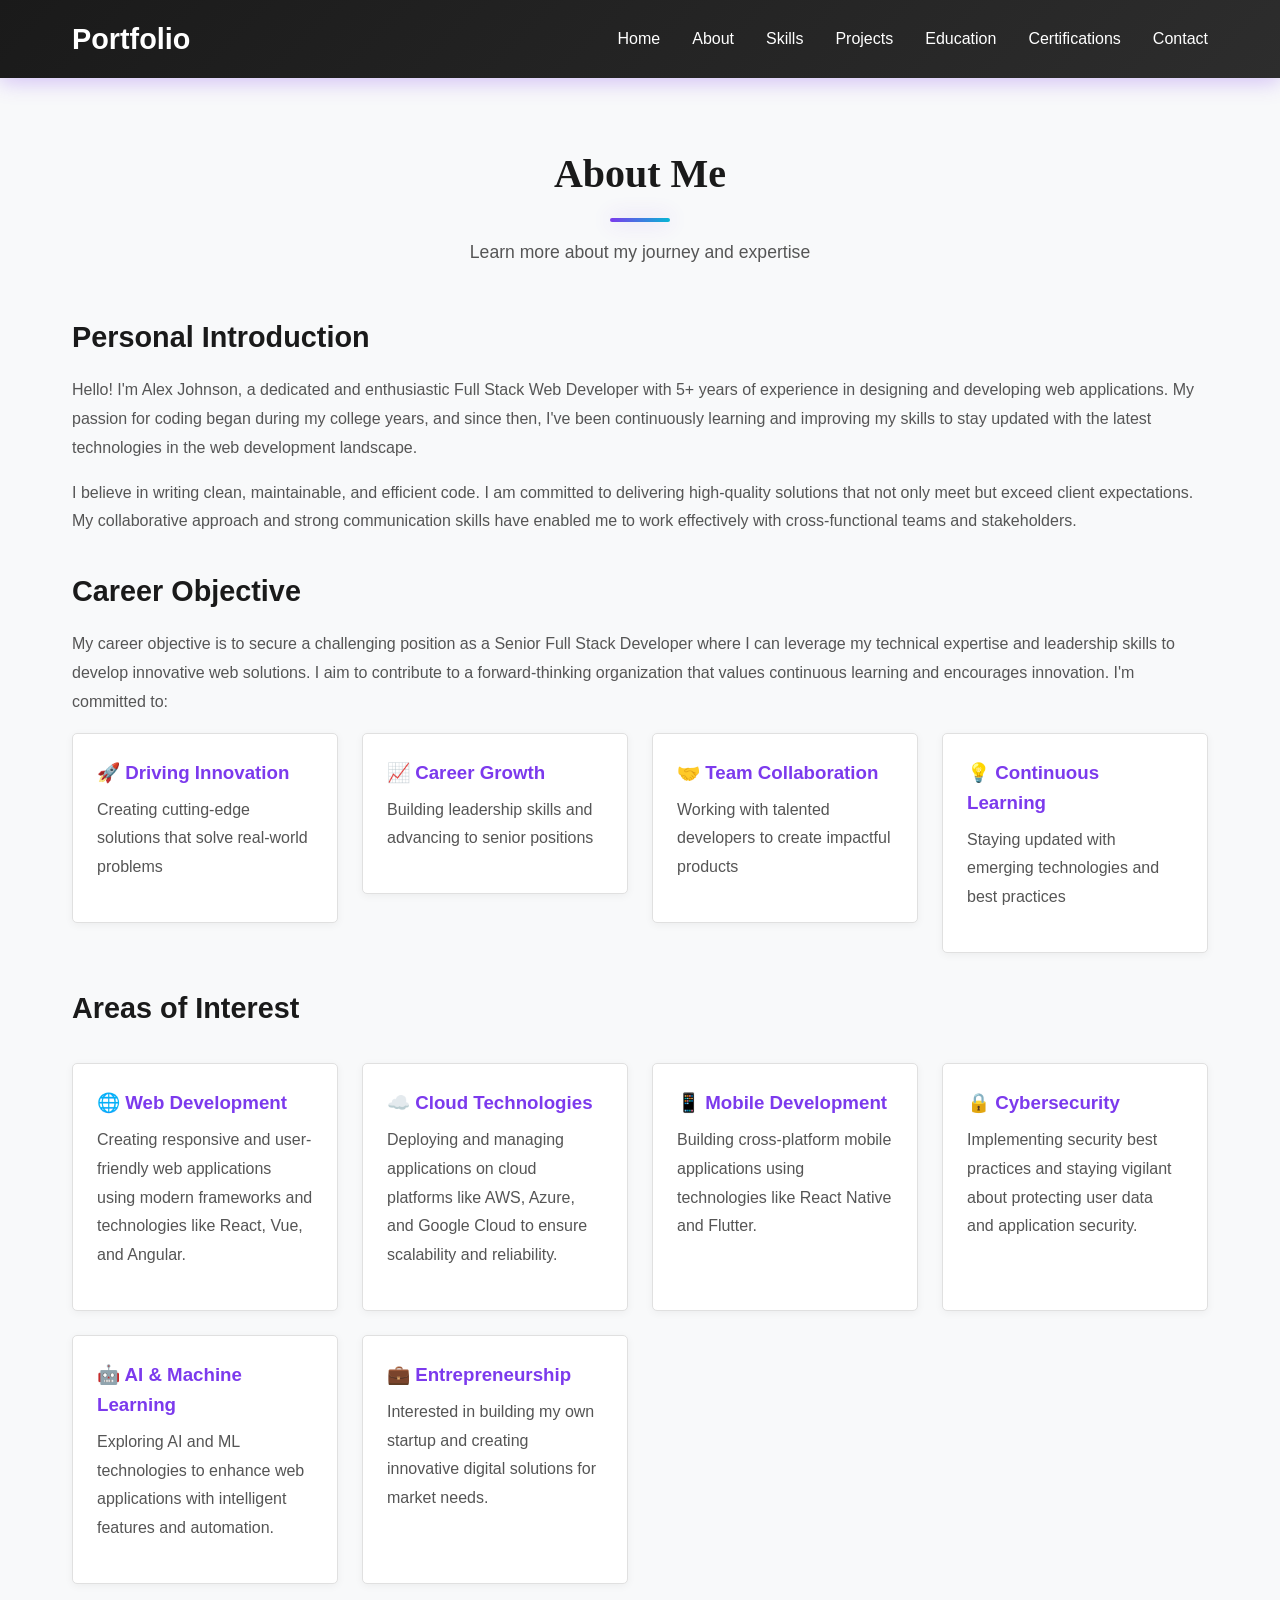
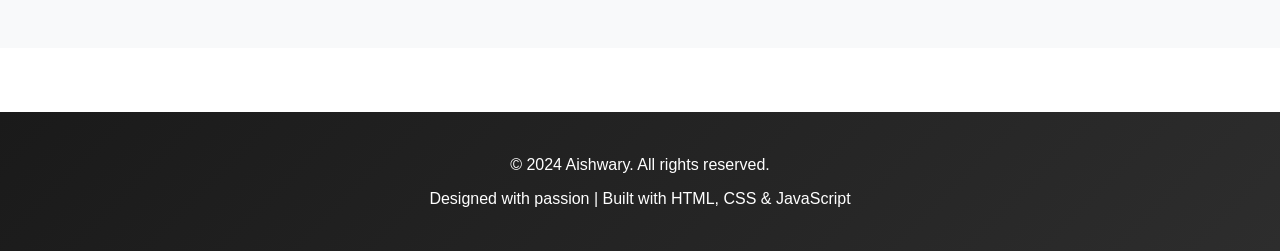
<file: aishu/portfolio/about.html>
<!DOCTYPE html>
<html lang="en">
<head>
  <meta charset="UTF-8">
  <meta name="viewport" content="width=device-width, initial-scale=1.0">
  <title>About - My Professional Portfolio</title>
  <link rel="stylesheet" href="style.css">
</head>
<body>
  <!-- Navigation Header -->
  <header>
    <div class="navbar">
      <a href="index.html" class="logo">Portfolio</a>
      <nav>
        <ul>
          <li><a href="index.html">Home</a></li>
          <li><a href="about.html">About</a></li>
          <li><a href="skills.html">Skills</a></li>
          <li><a href="projects.html">Projects</a></li>
          <li><a href="education.html">Education</a></li>
          <li><a href="certifications.html">Certifications</a></li>
          <li><a href="contact.html">Contact</a></li>
        </ul>
      </nav>
    </div>
  </header>

  <!-- About Section -->
  <section>
    <div class="container">
      <h2 class="section-title">About Me</h2>
      <p class="section-subtitle">Learn more about my journey and expertise</p>

      <!-- Personal Introduction -->
      <div class="about-section">
        <h2>Personal Introduction</h2>
        <p>
          Hello! I'm Alex Johnson, a dedicated and enthusiastic Full Stack Web Developer with 5+ years of experience in designing and developing web applications. My passion for coding began during my college years, and since then, I've been continuously learning and improving my skills to stay updated with the latest technologies in the web development landscape.
        </p>
        <p>
          I believe in writing clean, maintainable, and efficient code. I am committed to delivering high-quality solutions that not only meet but exceed client expectations. My collaborative approach and strong communication skills have enabled me to work effectively with cross-functional teams and stakeholders.
        </p>
      </div>

      <!-- Career Objective -->
      <div class="about-section" style="margin-top: 2rem;">
        <h2>Career Objective</h2>
        <p>
          My career objective is to secure a challenging position as a Senior Full Stack Developer where I can leverage my technical expertise and leadership skills to develop innovative web solutions. I aim to contribute to a forward-thinking organization that values continuous learning and encourages innovation. I'm committed to:
        </p>
        <ul class="interest-list" style="margin-top: 1rem;">
          <li style="list-style: none;">
            <div class="interest-item">
              <h3>🚀 Driving Innovation</h3>
              <p>Creating cutting-edge solutions that solve real-world problems</p>
            </div>
          </li>
          <li style="list-style: none;">
            <div class="interest-item">
              <h3>📈 Career Growth</h3>
              <p>Building leadership skills and advancing to senior positions</p>
            </div>
          </li>
          <li style="list-style: none;">
            <div class="interest-item">
              <h3>🤝 Team Collaboration</h3>
              <p>Working with talented developers to create impactful products</p>
            </div>
          </li>
          <li style="list-style: none;">
            <div class="interest-item">
              <h3>💡 Continuous Learning</h3>
              <p>Staying updated with emerging technologies and best practices</p>
            </div>
          </li>
        </ul>
      </div>

      <!-- Areas of Interest -->
      <div class="about-section" style="margin-top: 2rem;">
        <h2>Areas of Interest</h2>
        <div class="interest-list">
          <div class="interest-item">
            <h3>🌐 Web Development</h3>
            <p>Creating responsive and user-friendly web applications using modern frameworks and technologies like React, Vue, and Angular.</p>
          </div>
          <div class="interest-item">
            <h3>☁️ Cloud Technologies</h3>
            <p>Deploying and managing applications on cloud platforms like AWS, Azure, and Google Cloud to ensure scalability and reliability.</p>
          </div>
          <div class="interest-item">
            <h3>📱 Mobile Development</h3>
            <p>Building cross-platform mobile applications using technologies like React Native and Flutter.</p>
          </div>
          <div class="interest-item">
            <h3>🔒 Cybersecurity</h3>
            <p>Implementing security best practices and staying vigilant about protecting user data and application security.</p>
          </div>
          <div class="interest-item">
            <h3>🤖 AI & Machine Learning</h3>
            <p>Exploring AI and ML technologies to enhance web applications with intelligent features and automation.</p>
          </div>
          <div class="interest-item">
            <h3>💼 Entrepreneurship</h3>
            <p>Interested in building my own startup and creating innovative digital solutions for market needs.</p>
          </div>
        </div>
      </div>
    </div>
  </section>

  <!-- Footer -->
  <footer>
    <p>&copy; 2024 Aishwary. All rights reserved.</p>
    <p>Designed with passion | Built with HTML, CSS & JavaScript</p>
  </footer>
</body>
</html>
</file>
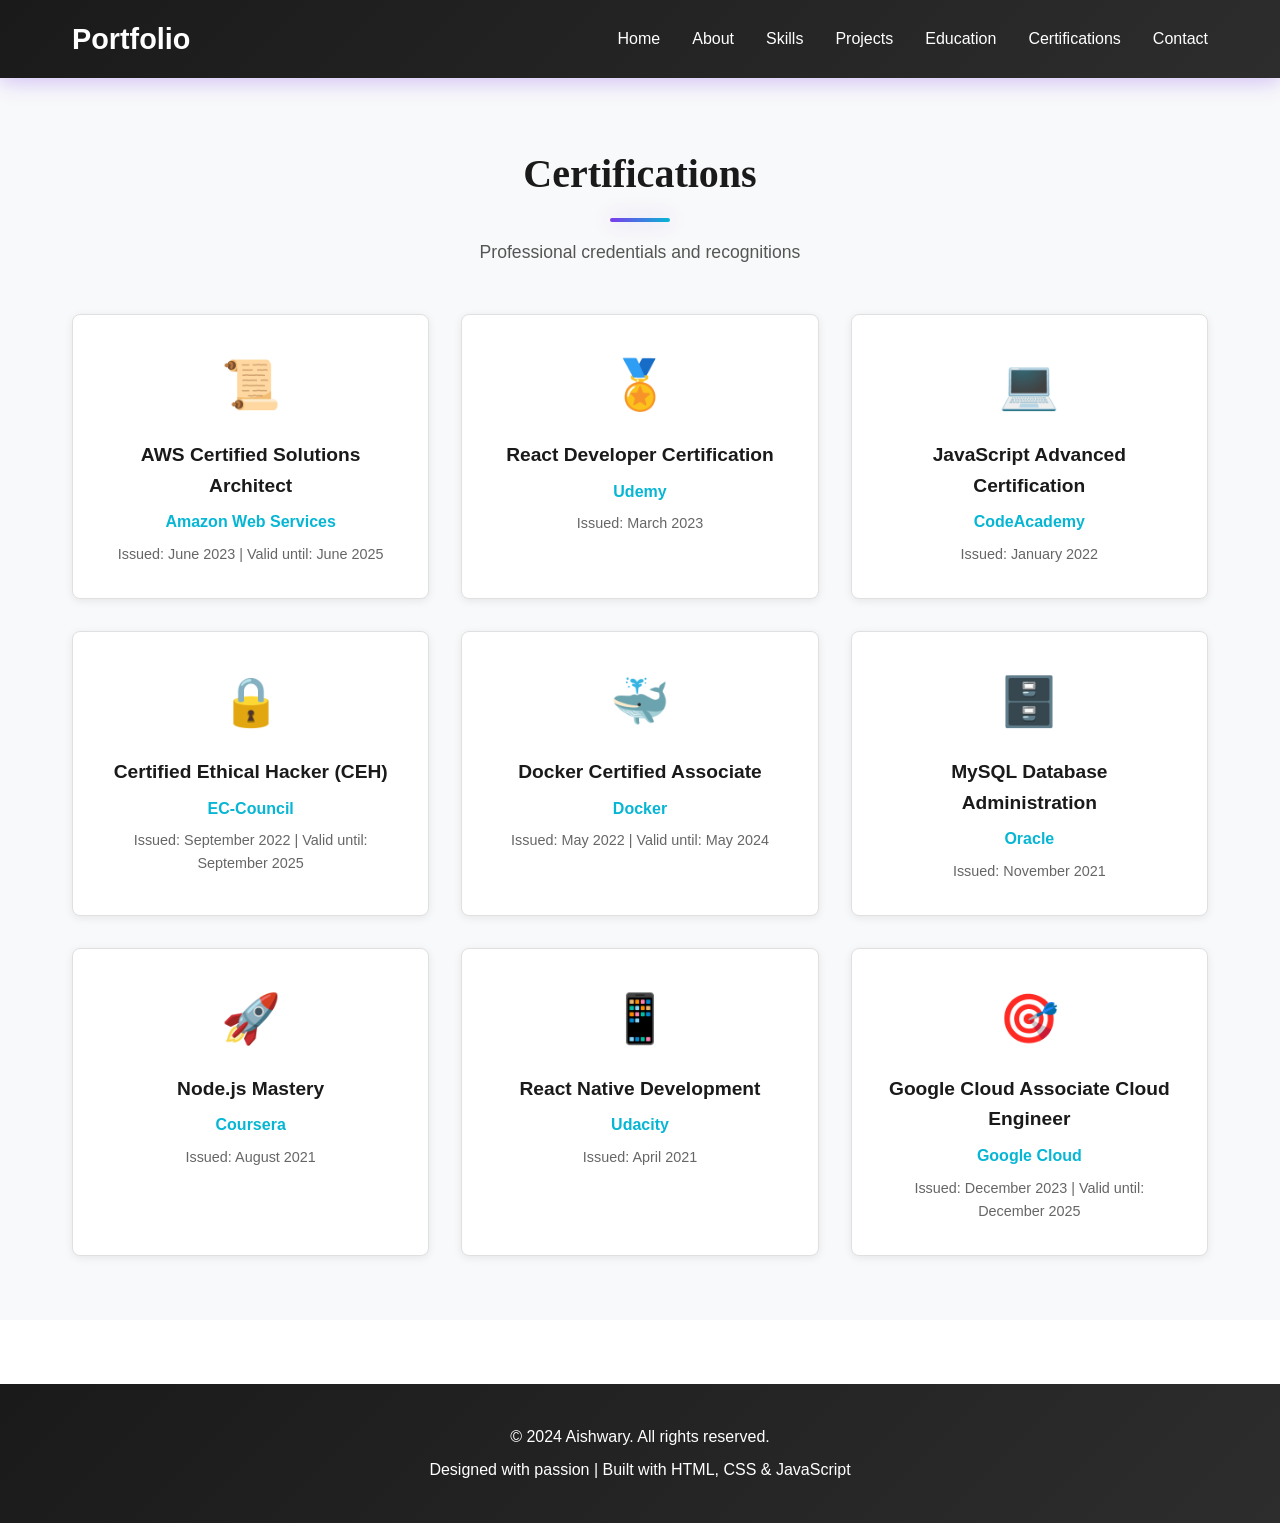
<file: aishu/portfolio/certifications.html>
<!DOCTYPE html>
<html lang="en">
<head>
  <meta charset="UTF-8">
  <meta name="viewport" content="width=device-width, initial-scale=1.0">
  <title>Certifications - My Professional Portfolio</title>
  <link rel="stylesheet" href="style.css">
</head>
<body>
  <!-- Navigation Header -->
  <header>
    <div class="navbar">
      <a href="index.html" class="logo">Portfolio</a>
      <nav>
        <ul>
          <li><a href="index.html">Home</a></li>
          <li><a href="about.html">About</a></li>
          <li><a href="skills.html">Skills</a></li>
          <li><a href="projects.html">Projects</a></li>
          <li><a href="education.html">Education</a></li>
          <li><a href="certifications.html">Certifications</a></li>
          <li><a href="contact.html">Contact</a></li>
        </ul>
      </nav>
    </div>
  </header>

  <!-- Certifications Section -->
  <section>
    <div class="container">
      <h2 class="section-title">Certifications</h2>
      <p class="section-subtitle">Professional credentials and recognitions</p>

      <div class="certifications-container">
        <!-- Certification 1 -->
        <div class="certification-card">
          <div class="cert-icon">📜</div>
          <h3>AWS Certified Solutions Architect</h3>
          <div class="cert-issuer">Amazon Web Services</div>
          <div class="cert-date">Issued: June 2023 | Valid until: June 2025</div>
        </div>

        <!-- Certification 2 -->
        <div class="certification-card">
          <div class="cert-icon">🏅</div>
          <h3>React Developer Certification</h3>
          <div class="cert-issuer">Udemy</div>
          <div class="cert-date">Issued: March 2023</div>
        </div>

        <!-- Certification 3 -->
        <div class="certification-card">
          <div class="cert-icon">💻</div>
          <h3>JavaScript Advanced Certification</h3>
          <div class="cert-issuer">CodeAcademy</div>
          <div class="cert-date">Issued: January 2022</div>
        </div>

        <!-- Certification 4 -->
        <div class="certification-card">
          <div class="cert-icon">🔒</div>
          <h3>Certified Ethical Hacker (CEH)</h3>
          <div class="cert-issuer">EC-Council</div>
          <div class="cert-date">Issued: September 2022 | Valid until: September 2025</div>
        </div>

        <!-- Certification 5 -->
        <div class="certification-card">
          <div class="cert-icon">🐳</div>
          <h3>Docker Certified Associate</h3>
          <div class="cert-issuer">Docker</div>
          <div class="cert-date">Issued: May 2022 | Valid until: May 2024</div>
        </div>

        <!-- Certification 6 -->
        <div class="certification-card">
          <div class="cert-icon">🗄️</div>
          <h3>MySQL Database Administration</h3>
          <div class="cert-issuer">Oracle</div>
          <div class="cert-date">Issued: November 2021</div>
        </div>

        <!-- Certification 7 -->
        <div class="certification-card">
          <div class="cert-icon">🚀</div>
          <h3>Node.js Mastery</h3>
          <div class="cert-issuer">Coursera</div>
          <div class="cert-date">Issued: August 2021</div>
        </div>

        <!-- Certification 8 -->
        <div class="certification-card">
          <div class="cert-icon">📱</div>
          <h3>React Native Development</h3>
          <div class="cert-issuer">Udacity</div>
          <div class="cert-date">Issued: April 2021</div>
        </div>

        <!-- Certification 9 -->
        <div class="certification-card">
          <div class="cert-icon">🎯</div>
          <h3>Google Cloud Associate Cloud Engineer</h3>
          <div class="cert-issuer">Google Cloud</div>
          <div class="cert-date">Issued: December 2023 | Valid until: December 2025</div>
        </div>
      </div>
    </div>
  </section>

  <!-- Footer -->
  <footer>
    <p>&copy; 2024 Aishwary. All rights reserved.</p>
    <p>Designed with passion | Built with HTML, CSS & JavaScript</p>
  </footer>
</body>
</html>
</file>
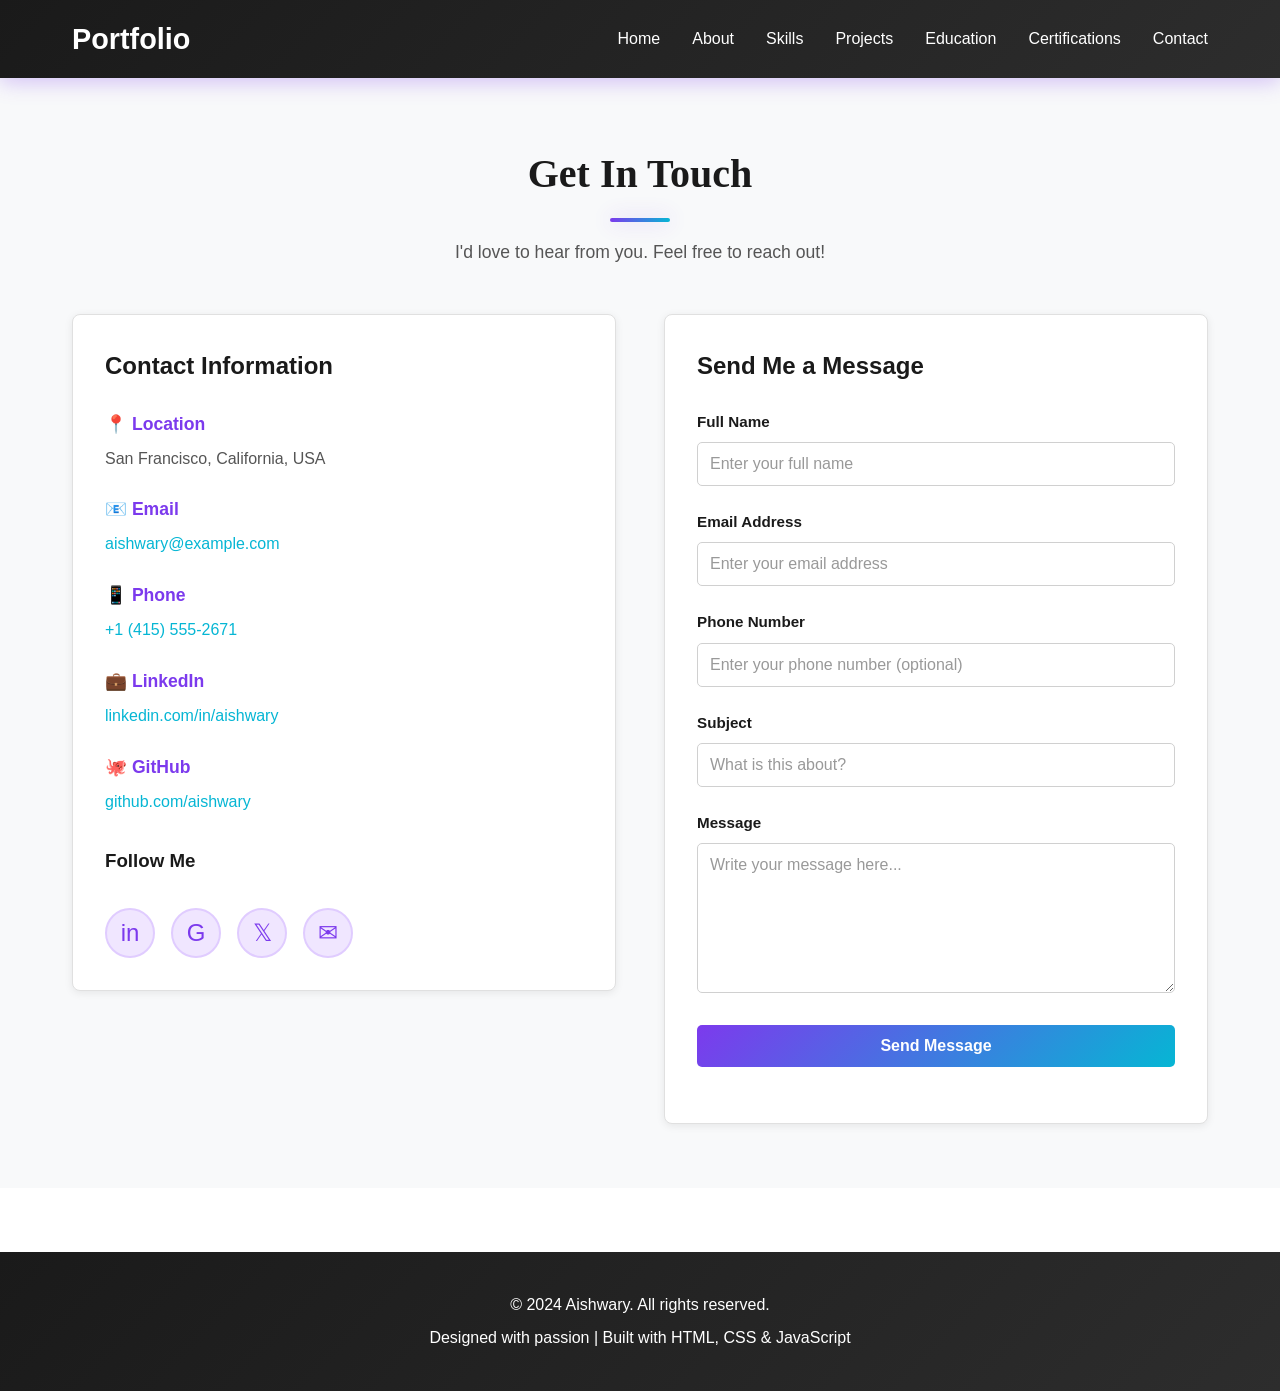
<file: aishu/portfolio/contact.html>
<!DOCTYPE html>
<html lang="en">
<head>
  <meta charset="UTF-8">
  <meta name="viewport" content="width=device-width, initial-scale=1.0">
  <title>Contact - My Professional Portfolio</title>
  <link rel="stylesheet" href="style.css">
</head>
<body>
  <!-- Navigation Header -->
  <header>
    <div class="navbar">
      <a href="index.html" class="logo">Portfolio</a>
      <nav>
        <ul>
          <li><a href="index.html">Home</a></li>
          <li><a href="about.html">About</a></li>
          <li><a href="skills.html">Skills</a></li>
          <li><a href="projects.html">Projects</a></li>
          <li><a href="education.html">Education</a></li>
          <li><a href="certifications.html">Certifications</a></li>
          <li><a href="contact.html">Contact</a></li>
        </ul>
      </nav>
    </div>
  </header>

  <!-- Contact Section -->
  <section>
    <div class="container">
      <h2 class="section-title">Get In Touch</h2>
      <p class="section-subtitle">I'd love to hear from you. Feel free to reach out!</p>

      <div class="contact-wrapper">
        <!-- Contact Information -->
        <div class="contact-info">
          <h2>Contact Information</h2>

          <div class="contact-item">
            <h3>📍 Location</h3>
            <p>San Francisco, California, USA</p>
          </div>

          <div class="contact-item">
            <h3>📧 Email</h3>
            <p>
              <a href="mailto:aishwary@example.com" style="color: var(--accent-color); text-decoration: none;">
                aishwary@example.com
              </a>
            </p>
          </div>

          <div class="contact-item">
            <h3>📱 Phone</h3>
            <p>
              <a href="tel:+14155552671" style="color: var(--accent-color); text-decoration: none;">
                +1 (415) 555-2671
              </a>
            </p>
          </div>

          <div class="contact-item">
            <h3>💼 LinkedIn</h3>
            <p>
              <a href="https://linkedin.com/in/aishwary" target="_blank" style="color: var(--accent-color); text-decoration: none;">
                linkedin.com/in/aishwary
              </a>
            </p>
          </div>

          <div class="contact-item">
            <h3>🐙 GitHub</h3>
            <p>
              <a href="https://github.com/aishwary" target="_blank" style="color: var(--accent-color); text-decoration: none;">
                github.com/aishwary
              </a>
            </p>
          </div>

          <!-- Social Links -->
          <h3 style="margin-top: 2rem; color: var(--text-dark);">Follow Me</h3>
          <div class="social-links">
            <a href="https://linkedin.com/in/aishwary" target="_blank" class="social-link" title="LinkedIn">
              in
            </a>
            <a href="https://github.com/aishwary" target="_blank" class="social-link" title="GitHub">
              G
            </a>
            <a href="https://twitter.com/aishwary" target="_blank" class="social-link" title="Twitter">
              𝕏
            </a>
            <a href="mailto:aishwary@example.com" class="social-link" title="Email">
              ✉
            </a>
          </div>
        </div>

        <!-- Contact Form -->
        <div class="contact-form">
          <h2>Send Me a Message</h2>
          <form id="contactForm">
            <div class="form-group">
              <label for="name">Full Name</label>
              <input type="text" id="name" name="name" required placeholder="Enter your full name">
            </div>

            <div class="form-group">
              <label for="email">Email Address</label>
              <input type="email" id="email" name="email" required placeholder="Enter your email address">
            </div>

            <div class="form-group">
              <label for="phone">Phone Number</label>
              <input type="tel" id="phone" name="phone" placeholder="Enter your phone number (optional)">
            </div>

            <div class="form-group">
              <label for="subject">Subject</label>
              <input type="text" id="subject" name="subject" required placeholder="What is this about?">
            </div>

            <div class="form-group">
              <label for="message">Message</label>
              <textarea id="message" name="message" required placeholder="Write your message here..."></textarea>
            </div>

            <div class="form-group">
              <button type="submit" class="btn btn-primary">Send Message</button>
            </div>
          </form>
        </div>
      </div>
    </div>
  </section>

  <!-- Footer -->
  <footer>
    <p>&copy; 2024 Aishwary. All rights reserved.</p>
    <p>Designed with passion | Built with HTML, CSS & JavaScript</p>
  </footer>

  <script>
    // Simple form submission handler
    const contactForm = document.getElementById('contactForm');
    
    contactForm.addEventListener('submit', function(e) {
      e.preventDefault();
      
      // Get form data
      const name = document.getElementById('name').value;
      const email = document.getElementById('email').value;
      const subject = document.getElementById('subject').value;
      const message = document.getElementById('message').value;
      
      // Simple validation
      if (name && email && subject && message) {
        // Show success message
        alert('Thank you for your message! I will get back to you soon.');
        
        // Reset form
        contactForm.reset();
      } else {
        alert('Please fill in all required fields.');
      }
    });
  </script>
</body>
</html>
</file>
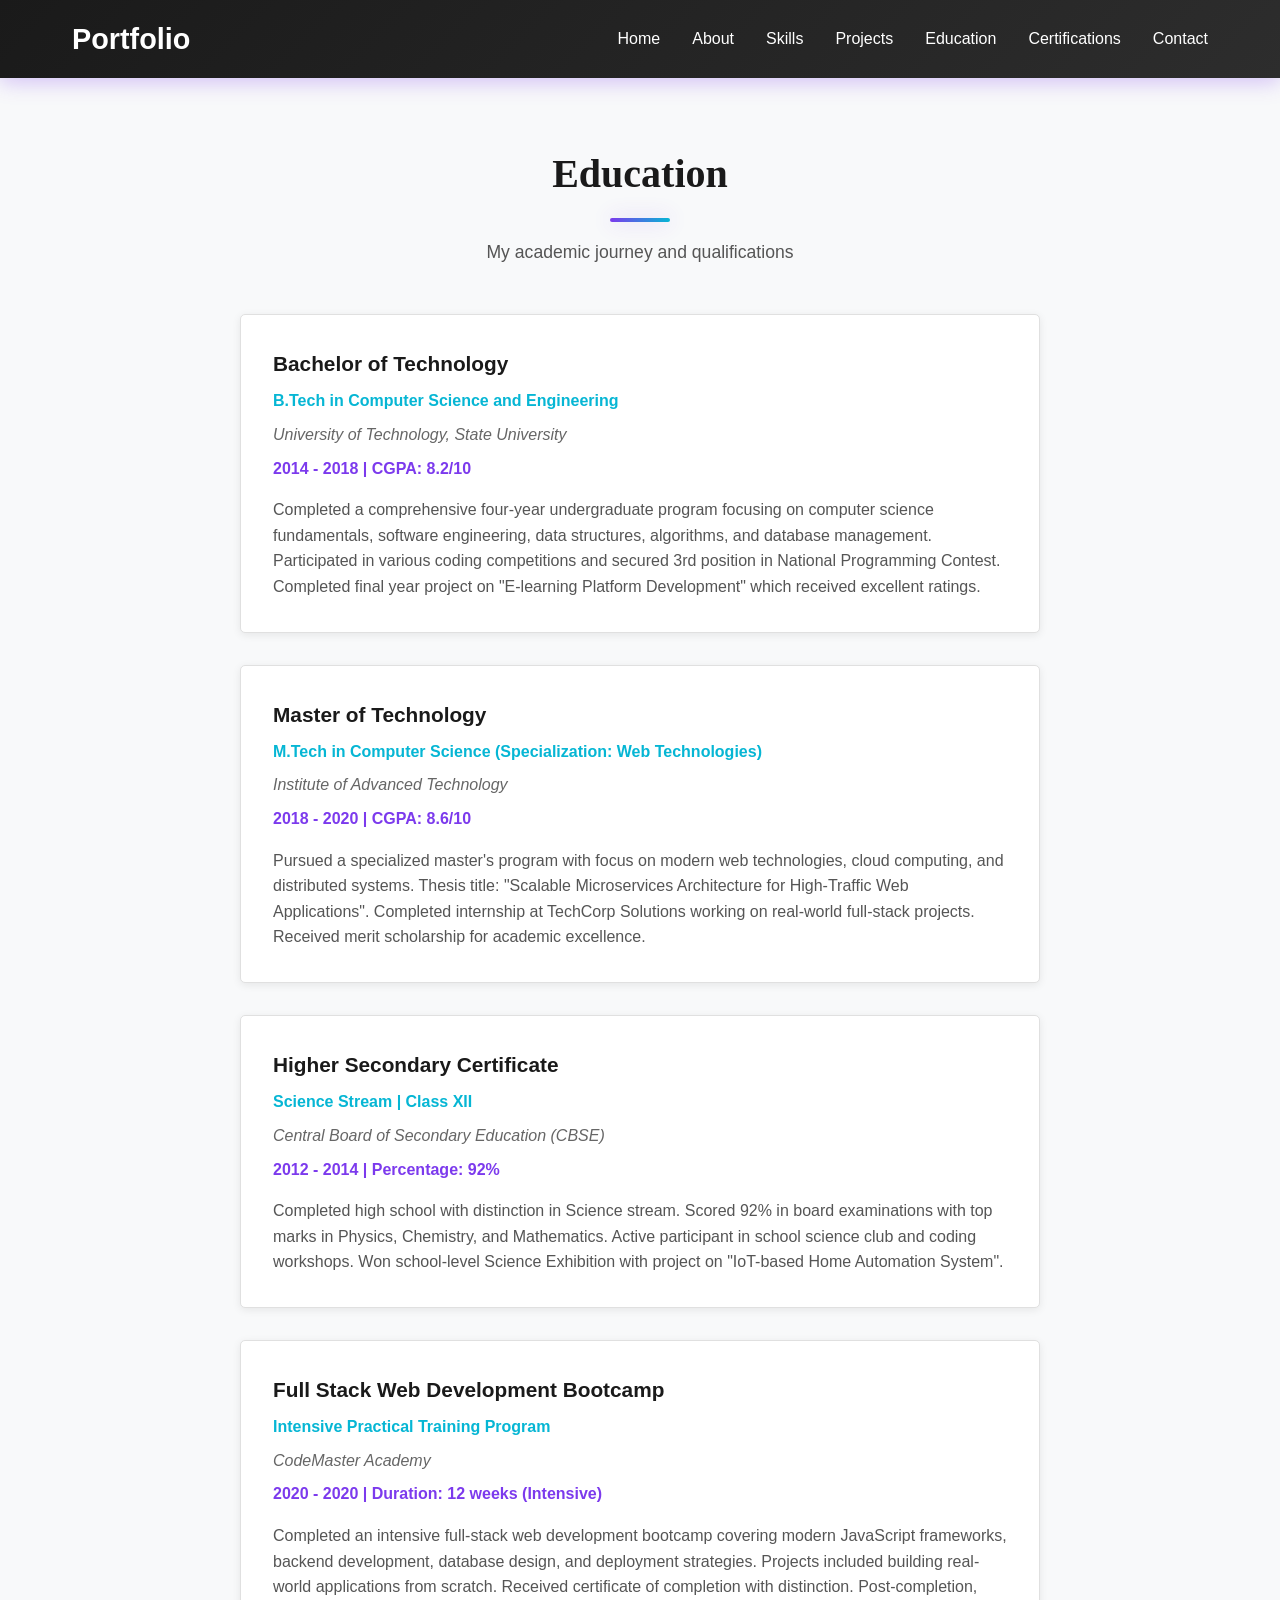
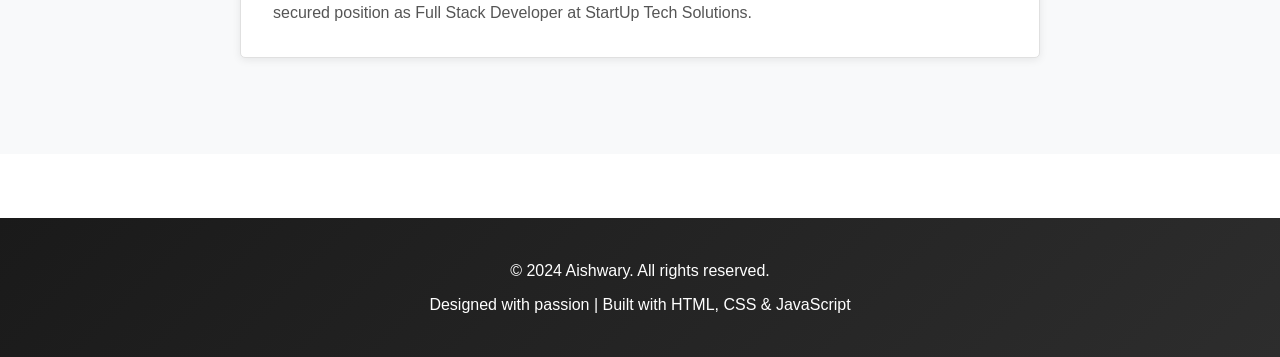
<file: aishu/portfolio/education.html>
<!DOCTYPE html>
<html lang="en">
<head>
  <meta charset="UTF-8">
  <meta name="viewport" content="width=device-width, initial-scale=1.0">
  <title>Education - My Professional Portfolio</title>
  <link rel="stylesheet" href="style.css">
</head>
<body>
  <!-- Navigation Header -->
  <header>
    <div class="navbar">
      <a href="index.html" class="logo">Portfolio</a>
      <nav>
        <ul>
          <li><a href="index.html">Home</a></li>
          <li><a href="about.html">About</a></li>
          <li><a href="skills.html">Skills</a></li>
          <li><a href="projects.html">Projects</a></li>
          <li><a href="education.html">Education</a></li>
          <li><a href="certifications.html">Certifications</a></li>
          <li><a href="contact.html">Contact</a></li>
        </ul>
      </nav>
    </div>
  </header>

  <!-- Education Section -->
  <section>
    <div class="container">
      <h2 class="section-title">Education</h2>
      <p class="section-subtitle">My academic journey and qualifications</p>

      <div class="education-container">
        <!-- Bachelor's Degree -->
        <div class="education-card">
          <h3>Bachelor of Technology</h3>
          <div class="degree">B.Tech in Computer Science and Engineering</div>
          <div class="institution">University of Technology, State University</div>
          <div class="year">2014 - 2018 | CGPA: 8.2/10</div>
          <p>
            Completed a comprehensive four-year undergraduate program focusing on computer science fundamentals, software engineering, data structures, algorithms, and database management. Participated in various coding competitions and secured 3rd position in National Programming Contest. Completed final year project on "E-learning Platform Development" which received excellent ratings.
          </p>
        </div>

        <!-- Master's Degree -->
        <div class="education-card">
          <h3>Master of Technology</h3>
          <div class="degree">M.Tech in Computer Science (Specialization: Web Technologies)</div>
          <div class="institution">Institute of Advanced Technology</div>
          <div class="year">2018 - 2020 | CGPA: 8.6/10</div>
          <p>
            Pursued a specialized master's program with focus on modern web technologies, cloud computing, and distributed systems. Thesis title: "Scalable Microservices Architecture for High-Traffic Web Applications". Completed internship at TechCorp Solutions working on real-world full-stack projects. Received merit scholarship for academic excellence.
          </p>
        </div>

        <!-- Diploma -->
        <div class="education-card">
          <h3>Higher Secondary Certificate</h3>
          <div class="degree">Science Stream | Class XII</div>
          <div class="institution">Central Board of Secondary Education (CBSE)</div>
          <div class="year">2012 - 2014 | Percentage: 92%</div>
          <p>
            Completed high school with distinction in Science stream. Scored 92% in board examinations with top marks in Physics, Chemistry, and Mathematics. Active participant in school science club and coding workshops. Won school-level Science Exhibition with project on "IoT-based Home Automation System".
          </p>
        </div>

        <!-- Additional Education -->
        <div class="education-card">
          <h3>Full Stack Web Development Bootcamp</h3>
          <div class="degree">Intensive Practical Training Program</div>
          <div class="institution">CodeMaster Academy</div>
          <div class="year">2020 - 2020 | Duration: 12 weeks (Intensive)</div>
          <p>
            Completed an intensive full-stack web development bootcamp covering modern JavaScript frameworks, backend development, database design, and deployment strategies. Projects included building real-world applications from scratch. Received certificate of completion with distinction. Post-completion, secured position as Full Stack Developer at StartUp Tech Solutions.
          </p>
        </div>
      </div>
    </div>
  </section>

  <!-- Footer -->
  <footer>
    <p>&copy; 2024 Aishwary. All rights reserved.</p>
    <p>Designed with passion | Built with HTML, CSS & JavaScript</p>
  </footer>
</body>
</html>
</file>
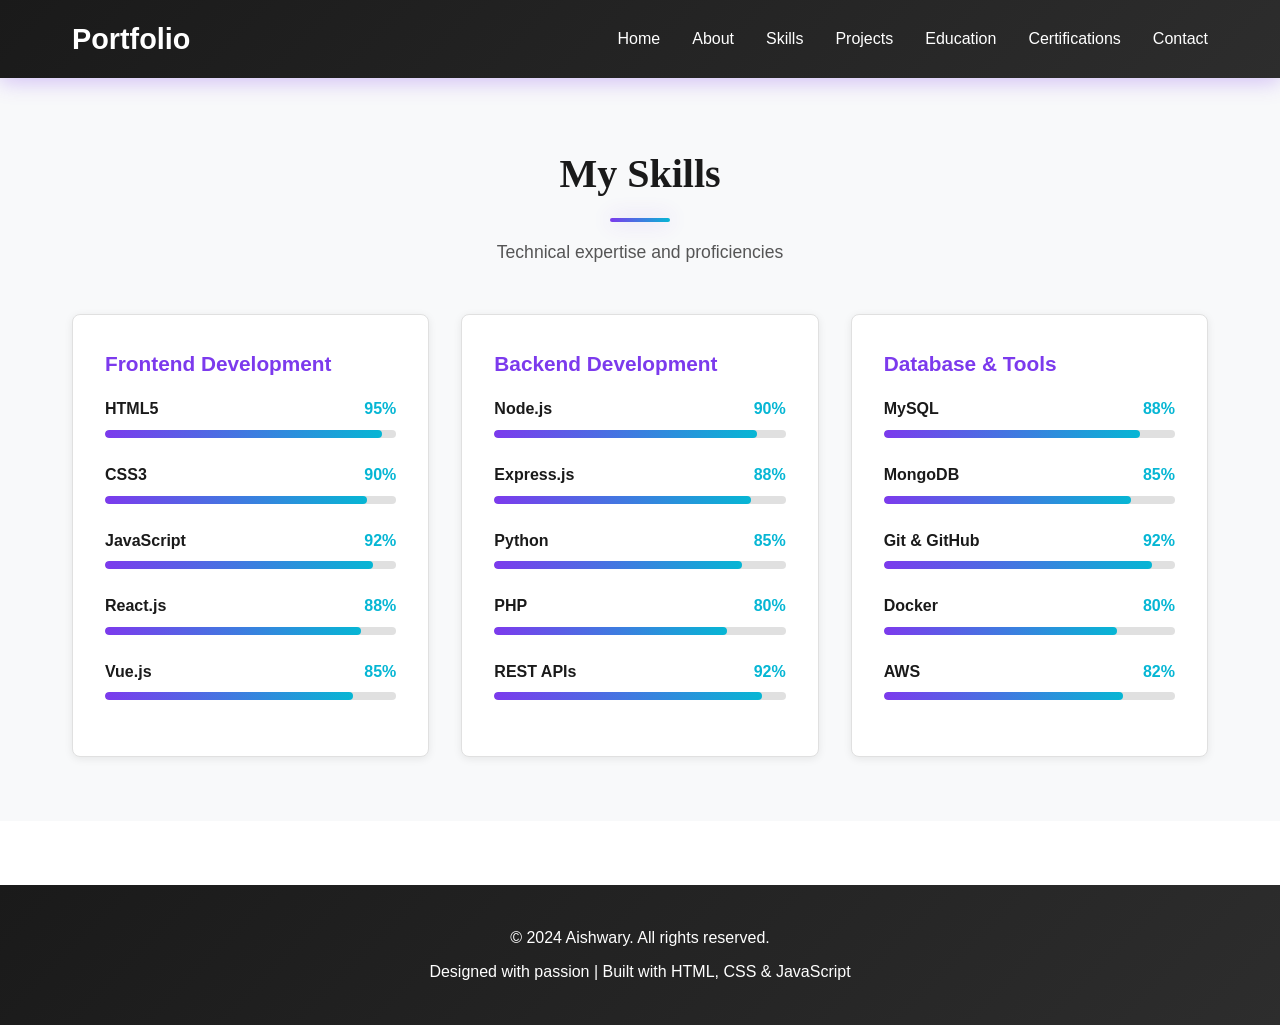
<file: aishu/portfolio/skills.html>
<!DOCTYPE html>
<html lang="en">
<head>
  <meta charset="UTF-8">
  <meta name="viewport" content="width=device-width, initial-scale=1.0">
  <title>Skills - My Professional Portfolio</title>
  <link rel="stylesheet" href="style.css">
</head>
<body>
  <!-- Navigation Header -->
  <header>
    <div class="navbar">
      <a href="index.html" class="logo">Portfolio</a>
      <nav>
        <ul>
          <li><a href="index.html">Home</a></li>
          <li><a href="about.html">About</a></li>
          <li><a href="skills.html">Skills</a></li>
          <li><a href="projects.html">Projects</a></li>
          <li><a href="education.html">Education</a></li>
          <li><a href="certifications.html">Certifications</a></li>
          <li><a href="contact.html">Contact</a></li>
        </ul>
      </nav>
    </div>
  </header>

  <!-- Skills Section -->
  <section>
    <div class="container">
      <h2 class="section-title">My Skills</h2>
      <p class="section-subtitle">Technical expertise and proficiencies</p>

      <div class="skills-container">
        <!-- Frontend Skills -->
        <div class="skill-card">
          <h3>Frontend Development</h3>
          
          <div class="skill-item">
            <div class="skill-name">
              <span>HTML5</span>
              <span>95%</span>
            </div>
            <div class="progress-bar">
              <div class="progress" style="width: 95%;"></div>
            </div>
          </div>

          <div class="skill-item">
            <div class="skill-name">
              <span>CSS3</span>
              <span>90%</span>
            </div>
            <div class="progress-bar">
              <div class="progress" style="width: 90%;"></div>
            </div>
          </div>

          <div class="skill-item">
            <div class="skill-name">
              <span>JavaScript</span>
              <span>92%</span>
            </div>
            <div class="progress-bar">
              <div class="progress" style="width: 92%;"></div>
            </div>
          </div>

          <div class="skill-item">
            <div class="skill-name">
              <span>React.js</span>
              <span>88%</span>
            </div>
            <div class="progress-bar">
              <div class="progress" style="width: 88%;"></div>
            </div>
          </div>

          <div class="skill-item">
            <div class="skill-name">
              <span>Vue.js</span>
              <span>85%</span>
            </div>
            <div class="progress-bar">
              <div class="progress" style="width: 85%;"></div>
            </div>
          </div>
        </div>

        <!-- Backend Skills -->
        <div class="skill-card">
          <h3>Backend Development</h3>
          
          <div class="skill-item">
            <div class="skill-name">
              <span>Node.js</span>
              <span>90%</span>
            </div>
            <div class="progress-bar">
              <div class="progress" style="width: 90%;"></div>
            </div>
          </div>

          <div class="skill-item">
            <div class="skill-name">
              <span>Express.js</span>
              <span>88%</span>
            </div>
            <div class="progress-bar">
              <div class="progress" style="width: 88%;"></div>
            </div>
          </div>

          <div class="skill-item">
            <div class="skill-name">
              <span>Python</span>
              <span>85%</span>
            </div>
            <div class="progress-bar">
              <div class="progress" style="width: 85%;"></div>
            </div>
          </div>

          <div class="skill-item">
            <div class="skill-name">
              <span>PHP</span>
              <span>80%</span>
            </div>
            <div class="progress-bar">
              <div class="progress" style="width: 80%;"></div>
            </div>
          </div>

          <div class="skill-item">
            <div class="skill-name">
              <span>REST APIs</span>
              <span>92%</span>
            </div>
            <div class="progress-bar">
              <div class="progress" style="width: 92%;"></div>
            </div>
          </div>
        </div>

        <!-- Database & Tools -->
        <div class="skill-card">
          <h3>Database & Tools</h3>
          
          <div class="skill-item">
            <div class="skill-name">
              <span>MySQL</span>
              <span>88%</span>
            </div>
            <div class="progress-bar">
              <div class="progress" style="width: 88%;"></div>
            </div>
          </div>

          <div class="skill-item">
            <div class="skill-name">
              <span>MongoDB</span>
              <span>85%</span>
            </div>
            <div class="progress-bar">
              <div class="progress" style="width: 85%;"></div>
            </div>
          </div>

          <div class="skill-item">
            <div class="skill-name">
              <span>Git & GitHub</span>
              <span>92%</span>
            </div>
            <div class="progress-bar">
              <div class="progress" style="width: 92%;"></div>
            </div>
          </div>

          <div class="skill-item">
            <div class="skill-name">
              <span>Docker</span>
              <span>80%</span>
            </div>
            <div class="progress-bar">
              <div class="progress" style="width: 80%;"></div>
            </div>
          </div>

          <div class="skill-item">
            <div class="skill-name">
              <span>AWS</span>
              <span>82%</span>
            </div>
            <div class="progress-bar">
              <div class="progress" style="width: 82%;"></div>
            </div>
          </div>
        </div>
      </div>
    </div>
  </section>

  <!-- Footer -->
  <footer>
    <p>&copy; 2024 Aishwary. All rights reserved.</p>
    <p>Designed with passion | Built with HTML, CSS & JavaScript</p>
  </footer>
</body>
</html>
</file>
<file: aishu/portfolio/style.css>
/* ========================
   RESET AND BASE STYLES
   ======================== */
* {
  margin: 0;
  padding: 0;
  box-sizing: border-box;
}

@import url('https://fonts.googleapis.com/css2?family=Poppins:wght@400;500;600;700&family=Playfair+Display:wght@700&display=swap');

:root {
  --primary-dark: #1a1a1a;
  --secondary-color: #7c3aed;
  --accent-color: #06b6d4;
  --light-bg: #f8f9fa;
  --white: #ffffff;
  --text-dark: #1a1a1a;
  --text-light: #555555;
  --light-text: #f1f5f9;
  --transition: all 0.3s ease;
  --shadow: 0 4px 6px rgba(0, 0, 0, 0.1);
  --shadow-hover: 0 8px 12px rgba(0, 0, 0, 0.15);
}

html {
  scroll-behavior: smooth;
}

body {
  font-family: 'Poppins', 'Segoe UI', Tahoma, Geneva, Verdana, sans-serif;
  line-height: 1.6;
  color: var(--text-dark);
  background-color: #ffffff;
}

/* ========================
   HEADER AND NAVIGATION
   ======================== */
header {
  background: linear-gradient(135deg, #1a1a1a 0%, #2d2d2d 100%);
  color: var(--white);
  padding: 1rem 0;
  position: sticky;
  top: 0;
  z-index: 1000;
  box-shadow: 0 4px 20px rgba(124, 58, 237, 0.3);
}

.navbar {
  max-width: 1200px;
  margin: 0 auto;
  display: flex;
  justify-content: space-between;
  align-items: center;
  padding: 0 2rem;
}

.logo {
  font-size: 1.8rem;
  font-weight: 700;
  color: var(--white);
  text-decoration: none;
  transition: var(--transition);
}

.logo:hover {
  color: var(--secondary-color);
}

nav ul {
  list-style: none;
  display: flex;
  gap: 2rem;
  flex-wrap: wrap;
}

nav a {
  color: var(--white);
  text-decoration: none;
  font-weight: 500;
  transition: var(--transition);
  padding: 0.5rem 0;
  border-bottom: 2px solid transparent;
}

nav a:hover {
  color: var(--accent-color);
  border-bottom: 2px solid var(--accent-color);
}

/* ========================
   FOOTER
   ======================== */
footer {
  background: linear-gradient(135deg, #1a1a1a 0%, #2d2d2d 100%);
  color: var(--white);
  text-align: center;
  padding: 2rem;
  margin-top: 4rem;
}

footer p {
  margin: 0.5rem 0;
}

footer a {
  color: var(--accent-color);
  text-decoration: none;
  transition: var(--transition);
}

footer a:hover {
  color: var(--secondary-color);
}

/* ========================
   CONTAINER AND LAYOUT
   ======================== */
.container {
  max-width: 1200px;
  margin: 0 auto;
  padding: 0 2rem;
}

section {
  padding: 4rem 0;
  background-color: #f8f9fa;
}

/* ========================
   HERO SECTION (HOME PAGE)
   ======================== */
.hero {
  background: linear-gradient(135deg, #1a1a1a 0%, #2d2d2d 100%);
  color: var(--white);
  text-align: center;
  padding: 6rem 2rem;
  min-height: 100vh;
  display: flex;
  align-items: center;
  justify-content: center;
}

.hero-content {
  max-width: 800px;
}

.profile-photo {
  width: 200px;
  height: 200px;
  border-radius: 50%;
  border: 5px solid var(--white);
  margin-bottom: 2rem;
  object-fit: cover;
  box-shadow: 0 8px 20px rgba(0, 0, 0, 0.3);
  transition: var(--transition);
}

.profile-photo:hover {
  transform: scale(1.05);
}

.hero h1 {
  font-family: 'Playfair Display', serif;
  font-size: 4.5rem;
  margin-bottom: 1rem;
  animation: slideInDown 0.8s ease-out;
  font-weight: 700;
  letter-spacing: -1px;
  color: #fff;
}

.hero .designation {
  font-size: 1.5rem;
  margin-bottom: 1rem;
  color: #06b6d4;
  animation: slideInUp 0.8s ease-out 0.2s both;
  font-weight: 600;
}

.hero p {
  font-size: 1.1rem;
  margin-bottom: 2rem;
  line-height: 1.8;
  animation: fadeIn 1s ease-out 0.4s both;
  color: #e0e0e0;
}

.hero-buttons {
  display: flex;
  gap: 1rem;
  justify-content: center;
  flex-wrap: wrap;
  animation: fadeIn 1s ease-out 0.6s both;
}

/* ========================
   BUTTONS
   ======================== */
.btn {
  padding: 0.75rem 2rem;
  border: none;
  border-radius: 5px;
  font-size: 1rem;
  font-weight: 600;
  cursor: pointer;
  transition: var(--transition);
  text-decoration: none;
  display: inline-block;
  text-align: center;
}

.btn-primary {
  background: linear-gradient(135deg, var(--secondary-color), var(--accent-color));
  color: var(--white);
  border: none;
}

.btn-primary:hover {
  transform: translateY(-2px);
  box-shadow: 0 8px 20px rgba(124, 58, 237, 0.4);
  filter: brightness(1.1);
}

.btn-secondary {
  background: linear-gradient(135deg, var(--accent-color), var(--secondary-color));
  color: var(--white);
  border: none;
}

.btn-secondary:hover {
  transform: translateY(-2px);
  box-shadow: 0 8px 20px rgba(6, 182, 212, 0.4);
  filter: brightness(1.1);
}

.btn-outline {
  border: 2px solid var(--white);
  color: var(--white);
  background-color: transparent;
}

.btn-outline:hover {
  background-color: var(--white);
  color: var(--primary-dark);
}

/* ========================
   SECTION TITLES
   ======================== */
.section-title {
  font-family: 'Playfair Display', serif;
  font-size: 2.5rem;
  text-align: center;
  margin-bottom: 1rem;
  color: var(--text-dark);
  position: relative;
  padding-bottom: 1rem;
  font-weight: 700;
}

.section-title::after {
  content: '';
  position: absolute;
  bottom: 0;
  left: 50%;
  transform: translateX(-50%);
  width: 60px;
  height: 4px;
  background: linear-gradient(90deg, var(--secondary-color), var(--accent-color));
  border-radius: 2px;
  box-shadow: 0 0 20px rgba(124, 58, 237, 0.3);
}

.section-subtitle {
  text-align: center;
  color: var(--text-light);
  margin-bottom: 3rem;
  font-size: 1.1rem;
}

/* ========================
   ABOUT PAGE SECTIONS
   ======================== */
.about-section {
  background-color: transparent;
}

.about-section h2 {
  color: var(--text-dark);
  margin-bottom: 1rem;
  font-size: 1.8rem;
  font-weight: 600;
}

.about-section p {
  color: var(--text-light);
  line-height: 1.8;
  margin-bottom: 1rem;
}

.interest-list {
  display: grid;
  grid-template-columns: repeat(auto-fit, minmax(250px, 1fr));
  gap: 1.5rem;
  margin-top: 2rem;
}

.interest-item {
  padding: 1.5rem;
  background-color: #ffffff;
  border-left: 4px solid var(--secondary-color);
  border-radius: 5px;
  transition: var(--transition);
  border: 1px solid #e0e0e0;
  box-shadow: 0 2px 8px rgba(0, 0, 0, 0.05);
}

.interest-item:hover {
  transform: translateX(10px);
  box-shadow: 0 6px 16px rgba(124, 58, 237, 0.15);
}

.interest-item h3 {
  color: var(--secondary-color);
  margin-bottom: 0.5rem;
  font-weight: 600;
}

.interest-item p {
  color: var(--text-light);
}

/* ========================
   SKILLS PAGE
   ======================== */
.skills-container {
  display: grid;
  grid-template-columns: repeat(auto-fit, minmax(300px, 1fr));
  gap: 2rem;
}

.skill-card {
  background: #ffffff;
  padding: 2rem;
  border-radius: 8px;
  box-shadow: 0 2px 8px rgba(0, 0, 0, 0.08);
  transition: var(--transition);
  border: 1px solid #e0e0e0;
}

.skill-card:hover {
  transform: translateY(-10px);
  box-shadow: 0 8px 20px rgba(124, 58, 237, 0.15);
  border-color: var(--secondary-color);
}

.skill-card h3 {
  color: var(--secondary-color);
  margin-bottom: 1rem;
  font-size: 1.3rem;
  font-weight: 600;
}

.skill-item {
  margin-bottom: 1.5rem;
}

.skill-name {
  display: flex;
  justify-content: space-between;
  margin-bottom: 0.5rem;
}

.skill-name span:first-child {
  font-weight: 600;
  color: var(--text-dark);
}

.skill-name span:last-child {
  color: var(--accent-color);
  font-weight: 600;
}

.progress-bar {
  width: 100%;
  height: 8px;
  background-color: #e0e0e0;
  border-radius: 5px;
  overflow: hidden;
}

.progress {
  height: 100%;
  background: linear-gradient(90deg, var(--secondary-color), var(--accent-color));
  border-radius: 5px;
  transition: width 0.8s ease-out;
}

/* ========================
   PROJECTS PAGE
   ======================== */
.projects-container {
  display: grid;
  grid-template-columns: repeat(auto-fill, minmax(320px, 1fr));
  gap: 2rem;
}

.project-card {
  background: #ffffff;
  border-radius: 8px;
  overflow: hidden;
  box-shadow: 0 2px 8px rgba(0, 0, 0, 0.08);
  transition: var(--transition);
  border: 1px solid #e0e0e0;
}

.project-card:hover {
  transform: translateY(-10px);
  box-shadow: 0 8px 20px rgba(124, 58, 237, 0.15);
  border-color: var(--secondary-color);
}

.project-image {
  width: 100%;
  height: 200px;
  background: linear-gradient(135deg, var(--secondary-color), var(--accent-color));
  display: flex;
  align-items: center;
  justify-content: center;
  color: var(--white);
  font-size: 3rem;
  overflow: hidden;
}

.project-image img {
  width: 100%;
  height: 100%;
  object-fit: cover;
  transition: var(--transition);
}

.project-card:hover .project-image img {
  transform: scale(1.1);
}

.project-content {
  padding: 1.5rem;
}

.project-content h3 {
  color: var(--secondary-color);
  margin-bottom: 0.5rem;
  font-size: 1.3rem;
  font-weight: 600;
}

.project-content p {
  color: var(--text-light);
  margin-bottom: 1rem;
  font-size: 0.95rem;
}

.project-technologies {
  display: flex;
  flex-wrap: wrap;
  gap: 0.5rem;
  margin-bottom: 1rem;
}

.tech-tag {
  background-color: #f0e6ff;
  color: var(--secondary-color);
  padding: 0.25rem 0.75rem;
  border-radius: 20px;
  font-size: 0.85rem;
  font-weight: 600;
  border: 1px solid #e0ccff;
}

/* ========================
   EDUCATION PAGE
   ======================== */
.education-container {
  max-width: 800px;
  margin: 0 auto;
}

.education-card {
  background: #ffffff;
  padding: 2rem;
  margin-bottom: 2rem;
  border-left: 5px solid var(--secondary-color);
  border-radius: 5px;
  box-shadow: 0 2px 8px rgba(0, 0, 0, 0.08);
  transition: var(--transition);
  border: 1px solid #e0e0e0;
}

.education-card:hover {
  transform: translateX(10px);
  box-shadow: 0 6px 16px rgba(124, 58, 237, 0.15);
}

.education-card h3 {
  color: var(--text-dark);
  font-size: 1.3rem;
  margin-bottom: 0.5rem;
  font-weight: 600;
}

.degree {
  color: var(--accent-color);
  font-weight: 600;
  margin-bottom: 0.5rem;
}

.institution {
  color: #666666;
  font-style: italic;
  margin-bottom: 0.5rem;
}

.year {
  color: var(--secondary-color);
  font-weight: 600;
  margin-bottom: 1rem;
}

.education-card p {
  color: var(--text-light);
  line-height: 1.6;
}

/* ========================
   CERTIFICATIONS PAGE
   ======================== */
.certifications-container {
  display: grid;
  grid-template-columns: repeat(auto-fill, minmax(280px, 1fr));
  gap: 2rem;
}

.certification-card {
  background: #ffffff;
  border-radius: 8px;
  padding: 2rem;
  text-align: center;
  box-shadow: 0 2px 8px rgba(0, 0, 0, 0.08);
  transition: var(--transition);
  border-top: 4px solid var(--secondary-color);
  border: 1px solid #e0e0e0;
}

.certification-card:hover {
  transform: translateY(-10px);
  box-shadow: 0 8px 20px rgba(124, 58, 237, 0.15);
  border-top: 4px solid var(--accent-color);
}

.cert-icon {
  font-size: 3rem;
  margin-bottom: 1rem;
}

.certification-card h3 {
  color: var(--text-dark);
  margin-bottom: 0.5rem;
  font-size: 1.2rem;
  font-weight: 600;
}

.cert-issuer {
  color: var(--accent-color);
  font-weight: 600;
  margin-bottom: 0.5rem;
}

.cert-date {
  color: #666666;
  font-size: 0.9rem;
}

/* ========================
   CONTACT PAGE
   ======================== */
.contact-wrapper {
  display: grid;
  grid-template-columns: 1fr 1fr;
  gap: 3rem;
  align-items: start;
}

.contact-info {
  background: #ffffff;
  padding: 2rem;
  border-radius: 8px;
  box-shadow: 0 2px 8px rgba(0, 0, 0, 0.08);
  border: 1px solid #e0e0e0;
}

.contact-info h2 {
  color: var(--text-dark);
  margin-bottom: 1.5rem;
  font-size: 1.5rem;
  font-weight: 600;
}

.contact-item {
  margin-bottom: 1.5rem;
}

.contact-item h3 {
  color: var(--secondary-color);
  margin-bottom: 0.5rem;
  font-size: 1.1rem;
  font-weight: 600;
}

.contact-item p {
  color: var(--text-light);
}

.social-links {
  display: flex;
  gap: 1rem;
  margin-top: 2rem;
}

.social-link {
  display: inline-flex;
  align-items: center;
  justify-content: center;
  width: 50px;
  height: 50px;
  border-radius: 50%;
  background: #f0e6ff;
  color: var(--secondary-color);
  text-decoration: none;
  font-size: 1.5rem;
  transition: var(--transition);
  border: 2px solid #e0ccff;
}

.social-link:hover {
  background: linear-gradient(135deg, var(--secondary-color), var(--accent-color));
  color: var(--white);
  transform: translateY(-5px);
  box-shadow: 0 8px 15px rgba(124, 58, 237, 0.25);
}

/* ========================
   CONTACT FORM
   ======================== */
.contact-form {
  background: #ffffff;
  padding: 2rem;
  border-radius: 8px;
  box-shadow: 0 2px 8px rgba(0, 0, 0, 0.08);
  border: 1px solid #e0e0e0;
}

.contact-form h2 {
  color: var(--text-dark);
  margin-bottom: 1.5rem;
  font-size: 1.5rem;
  font-weight: 600;
}

.form-group {
  margin-bottom: 1.5rem;
}

.form-group label {
  display: block;
  margin-bottom: 0.5rem;
  color: var(--text-dark);
  font-weight: 600;
  font-size: 0.95rem;
}

.form-group input,
.form-group textarea {
  width: 100%;
  padding: 0.75rem;
  border: 1px solid #d0d0d0;
  background-color: #ffffff;
  color: var(--text-dark);
  border-radius: 5px;
  font-family: inherit;
  font-size: 1rem;
  transition: var(--transition);
}

.form-group input::placeholder,
.form-group textarea::placeholder {
  color: #999999;
}

.form-group input:focus,
.form-group textarea:focus {
  outline: none;
  border-color: var(--secondary-color);
  box-shadow: 0 0 0 3px rgba(124, 58, 237, 0.1);
}

.form-group textarea {
  resize: vertical;
  min-height: 150px;
}

.form-group button {
  width: 100%;
}

/* ========================
   ANIMATIONS
   ======================== */
@keyframes slideInDown {
  from {
    opacity: 0;
    transform: translateY(-30px);
  }
  to {
    opacity: 1;
    transform: translateY(0);
  }
}

@keyframes slideInUp {
  from {
    opacity: 0;
    transform: translateY(30px);
  }
  to {
    opacity: 1;
    transform: translateY(0);
  }
}

@keyframes fadeIn {
  from {
    opacity: 0;
  }
  to {
    opacity: 1;
  }
}

/* ========================
   RESPONSIVE DESIGN
   ======================== */
@media (max-width: 768px) {
  .hero h1 {
    font-size: 2.5rem;
  }

  .hero .designation {
    font-size: 1.2rem;
  }

  .section-title {
    font-size: 2rem;
  }

  nav ul {
    gap: 1rem;
    flex-direction: column;
  }

  .navbar {
    padding: 1rem;
  }

  .hero-buttons {
    flex-direction: column;
  }

  .btn {
    width: 100%;
  }

  .contact-wrapper {
    grid-template-columns: 1fr;
  }

  .profile-photo {
    width: 150px;
    height: 150px;
  }

  .skills-container {
    grid-template-columns: 1fr;
  }

  .projects-container {
    grid-template-columns: repeat(auto-fill, minmax(250px, 1fr));
  }

  .certifications-container {
    grid-template-columns: 1fr;
  }

  .education-container {
    max-width: 100%;
  }
}

@media (max-width: 480px) {
  .hero h1 {
    font-size: 2rem;
  }

  .hero-content {
    padding: 1rem;
  }

  .container {
    padding: 0 1rem;
  }

  section {
    padding: 2rem 0;
  }

  .section-title {
    font-size: 1.5rem;
  }

  nav ul {
    gap: 0.5rem;
  }

  nav a {
    font-size: 0.9rem;
  }

  .project-card {
    margin-bottom: 1rem;
  }

  .profile-photo {
    width: 120px;
    height: 120px;
  }

  .hero {
    min-height: 80vh;
    padding: 3rem 1rem;
  }
}
</file>
